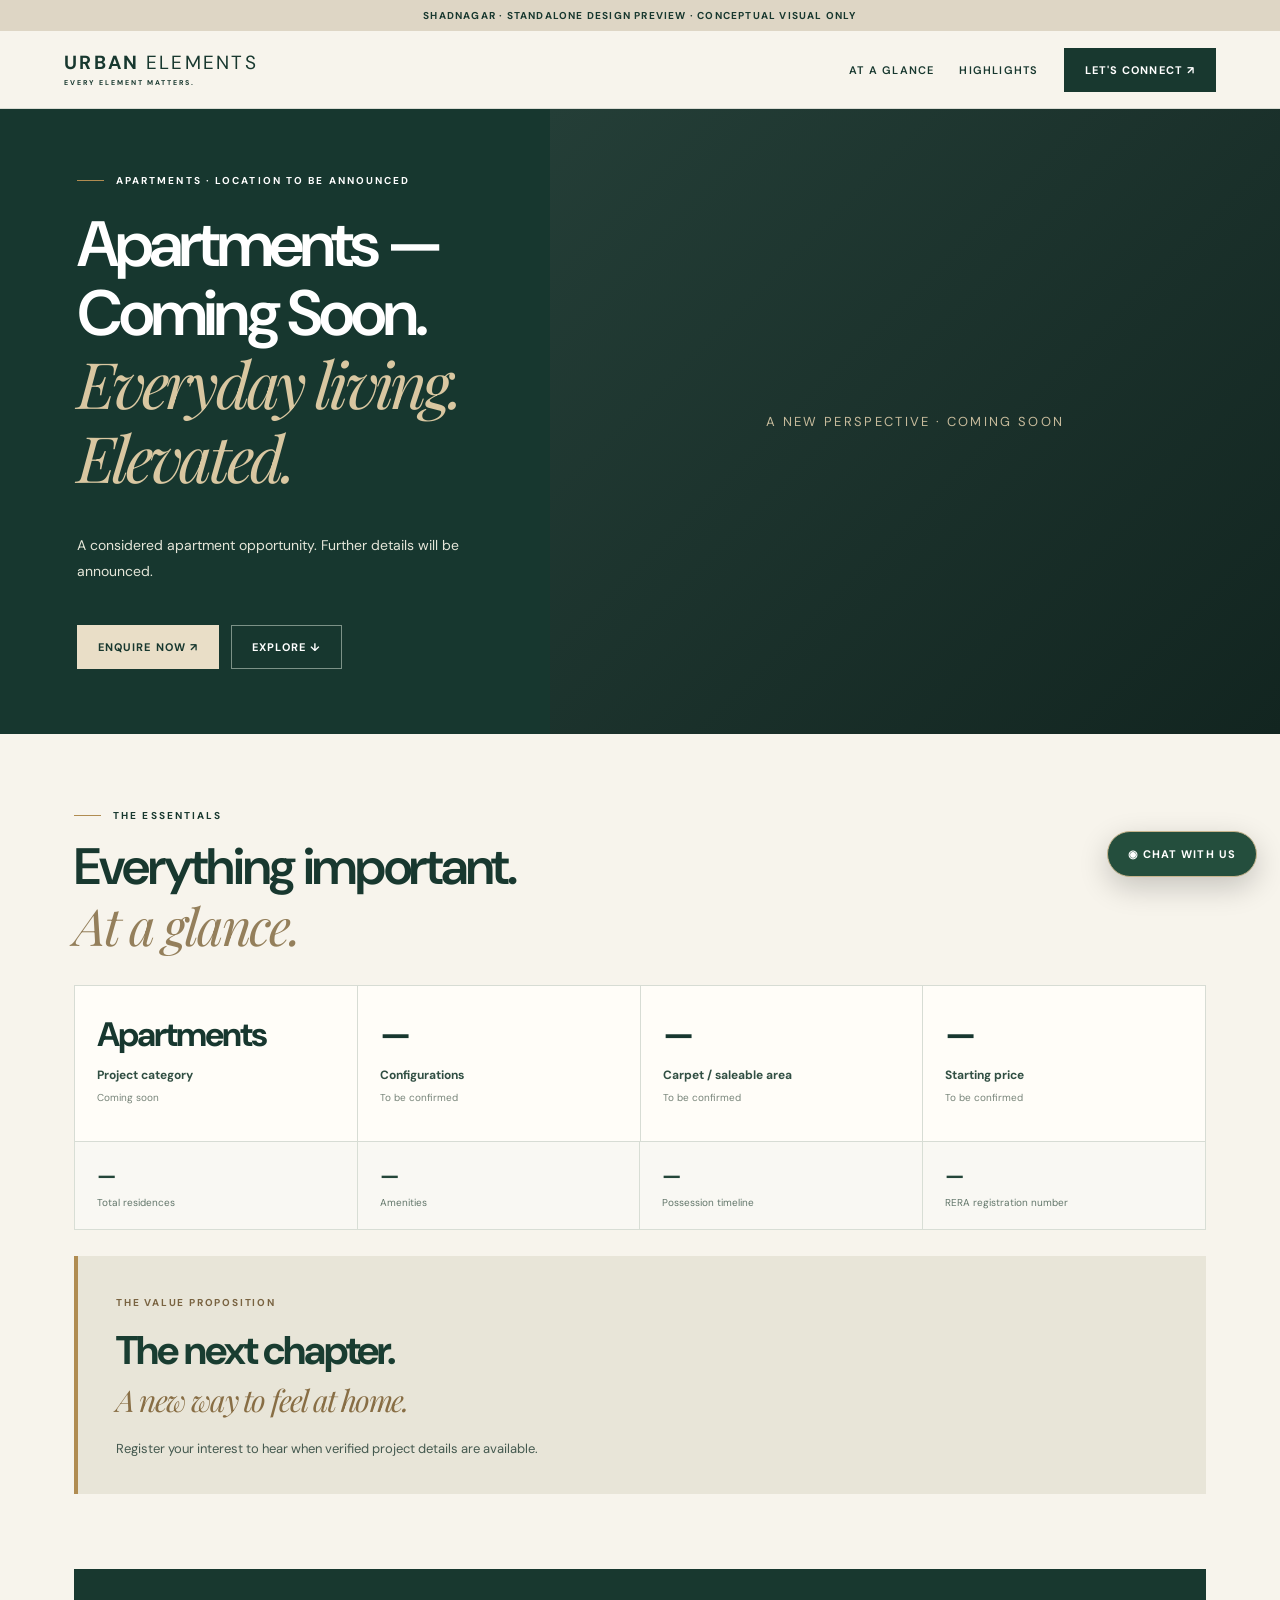
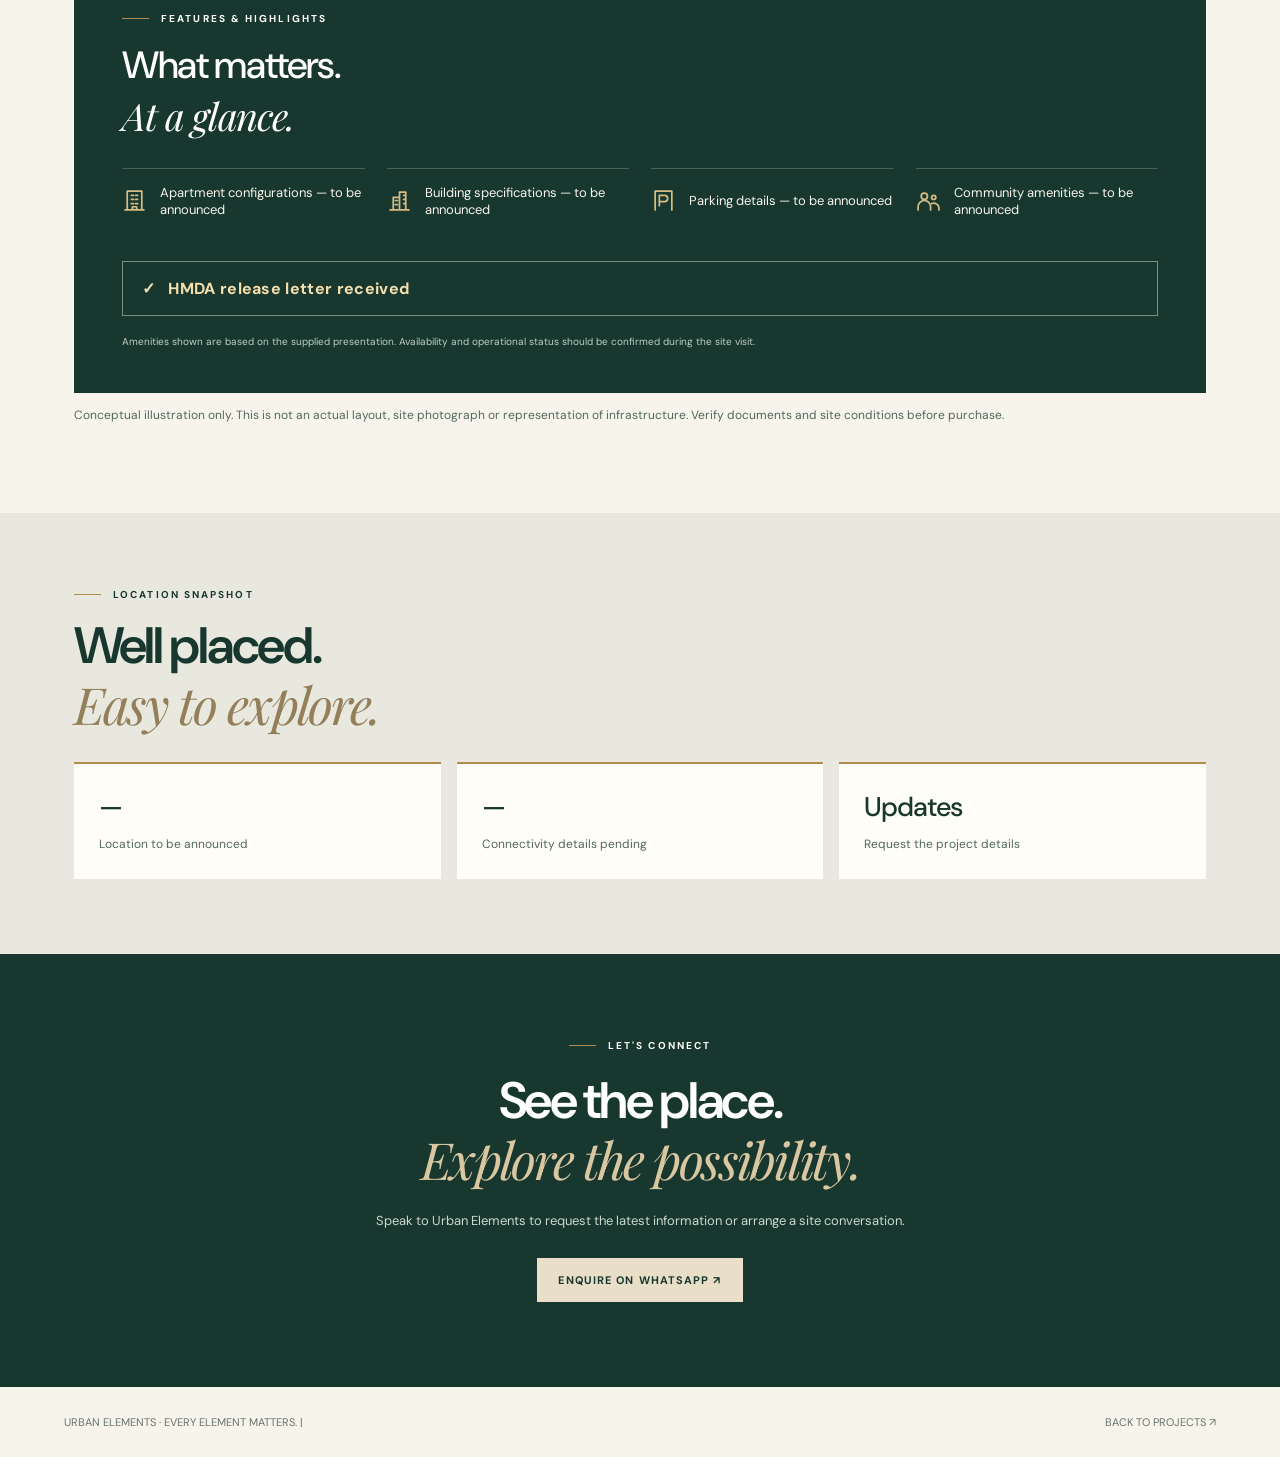
<file: apartments.html>
<!DOCTYPE html>

<html lang="en"><head><meta charset="utf-8"/><meta content="width=device-width,initial-scale=1" name="viewport"/><title>Apartments — Coming Soon | Urban Elements</title><link href="https://fonts.googleapis.com" rel="preconnect"/><link crossorigin="" href="https://fonts.gstatic.com" rel="preconnect"/><link href="https://fonts.googleapis.com/css2?family=DM+Sans:wght@400;500;600;700&amp;family=Playfair+Display:ital,wght@0,400;1,400;1,500&amp;display=swap" rel="stylesheet"/><style>
:root{--g:#172b27;--cream:#f7f4ec;--paper:#fffdf8;--gold:#ae986a;--muted:#66736b}*{box-sizing:border-box}html{scroll-behavior:smooth}body{margin:0;background:var(--cream);color:var(--g);font-family:'DM Sans',sans-serif;-webkit-font-smoothing:antialiased}button,input{font:inherit}button{cursor:pointer}a{text-decoration:none;color:inherit}em{font-family:'Playfair Display',serif;font-weight:400}header{height:78px;position:sticky;top:0;z-index:20;background:var(--cream);border-bottom:1px solid #d9dbd3;display:flex;justify-content:space-between;align-items:center;padding:0 5vw}.brand{font-weight:700;letter-spacing:.12em;font-size:19px;line-height:1.05}.brand span{font-weight:400}.brand small{display:block;font-size:7px;letter-spacing:.28em;margin-top:6px}.nav{display:flex;gap:25px;align-items:center;font-size:11px;letter-spacing:.11em;font-weight:600}.nav a:hover{color:var(--gold)}.btn{border:0;background:var(--g);color:white;padding:15px 21px;font-size:11px;font-weight:700;letter-spacing:.1em}.btn.light{background:#e9dec7;color:var(--g)}.banner{padding:9px;text-align:center;background:#ded6c5;font-size:10px;letter-spacing:.12em;font-weight:700}.hero{display:grid;grid-template-columns:43% 57%;background:var(--g);color:#fff;min-height:535px}.hero-copy{padding:65px 6vw;display:flex;flex-direction:column;justify-content:center}.eyebrow{font-size:10px;font-weight:700;letter-spacing:.21em;text-transform:uppercase;display:flex;align-items:center;gap:12px}.eyebrow:before{content:'';width:27px;height:1px;background:var(--gold)}h1{font-size:clamp(42px,5vw,72px);font-weight:500;line-height:1.08;letter-spacing:-.055em;margin:23px 0}h1 em{color:#d9c7a1}h2{font-size:clamp(32px,4vw,55px);font-weight:500;line-height:1.14;letter-spacing:-.045em;margin:16px 0 24px}h2 em{color:#947f5b}.hero-sub{font-size:13px;color:#d9e1db;line-height:1.8}.hero-actions{display:flex;gap:12px;flex-wrap:wrap;margin-top:27px}.outline{padding:14px 20px;border:1px solid #7c9287;font-size:11px;font-weight:700;letter-spacing:.1em}.hero-art{position:relative;min-height:430px}.hero-art img,.feature-art img{width:100%;height:100%;object-fit:cover;position:absolute;inset:0}.art-note{position:absolute;right:18px;bottom:18px;background:#172b27dc;color:white;padding:9px 12px;font-size:10px;letter-spacing:.07em}.wrap{max-width:1260px;padding:0 5vw;margin:auto}.section{padding:75px 0}.section-head{margin-bottom:26px}.micro{font-size:12px;color:var(--muted);line-height:1.7}.stats{display:grid;grid-template-columns:repeat(4,1fr);gap:1px;background:#d7dcd4;border:1px solid #d7dcd4}.stat{padding:29px 22px;background:var(--paper);min-height:155px}.stat strong{display:block;font-size:clamp(26px,3vw,43px);letter-spacing:-.055em;font-weight:500}.stat span{display:block;margin-top:12px;color:#5d6a62;font-size:11px;line-height:1.5}.stat small{display:block;margin-top:7px;font-size:9px;color:#94876f}.split{display:grid;grid-template-columns:1.12fr .88fr;gap:24px}.feature-art{min-height:395px;position:relative;background:#d3d8d0}.feature{background:var(--g);color:white;padding:40px;display:flex;flex-direction:column;justify-content:center}.feature h3{font-size:30px;letter-spacing:-.035em;font-weight:500;margin:15px 0 25px}.ticks{list-style:none;margin:0;padding:0}.ticks li{display:flex;gap:13px;border-top:1px solid #486056;padding:15px 0;font-size:13px}.ticks li:before{content:'↗';color:#d2bf96}.loc{background:#e9e8de}.loc-grid{display:grid;grid-template-columns:repeat(3,1fr);gap:16px}.loc-item{background:var(--paper);border-top:2px solid var(--gold);padding:25px}.loc-item strong{font-size:27px;font-weight:500;letter-spacing:-.04em}.loc-item p{font-size:12px;color:var(--muted);margin:11px 0 0;line-height:1.6}.close-section{background:var(--g);color:white;text-align:center;padding:85px 20px}.close-section h2{margin:20px auto 17px;max-width:750px}.close-section h2 em{color:#d9c7a1}.close-section p{font-size:13px;color:#cbd7d0;line-height:1.8;max-width:540px;margin:0 auto 25px}footer{padding:28px 5vw;display:flex;justify-content:space-between;gap:25px;color:#67746b;font-size:11px}.floating{position:fixed;right:23px;bottom:23px;z-index:30;border-radius:50px;border:1px solid #c7b58e;background:#244e3d;color:white;padding:15px 20px;font-size:11px;font-weight:700;letter-spacing:.1em;box-shadow:0 10px 30px #0003}.modal{position:fixed;inset:0;z-index:50;background:#10221caa;display:none;align-items:center;justify-content:center;padding:20px}.modal.open{display:flex}.dialog{background:var(--cream);width:min(450px,100%);padding:34px;position:relative}.dialog h3{font-size:33px;letter-spacing:-.05em;font-weight:500;margin:15px 0}.dialog p{font-size:13px;color:var(--muted)}.dialog label{display:block;margin:25px 0 8px;font-size:11px;font-weight:700}.dialog input{width:100%;padding:15px;background:white;border:1px solid #c5ccc2}.dialog .btn{width:100%;margin-top:18px}.x{position:absolute;right:14px;top:12px;border:0;background:none;font-size:25px}.feedback{font-size:11px;color:#8b5b45;min-height:18px;margin-top:12px}@media(max-width:850px){header{height:70px}.nav a{display:none}.hero{grid-template-columns:1fr}.hero-copy{padding:55px 6vw}.hero-art{min-height:330px}.section{padding:55px 0}.stats{grid-template-columns:repeat(2,1fr)}.split{grid-template-columns:1fr}.feature-art{min-height:300px}.loc-grid{grid-template-columns:1fr}}@media(max-width:480px){.brand{font-size:14px}.brand small{font-size:6px}.nav .btn{padding:12px;font-size:9px}.stat{padding:23px 15px}.stat strong{font-size:27px}.feature{padding:30px}.floating span{display:none}footer{flex-direction:column}}

/* Refined typographic system */
:root{--g:#18382f;--gold:#b08c51;--muted:#52685d}
h1{font-weight:600;letter-spacing:-.06em}h1 em,h2 em,.feature em{font-weight:400}h2{font-weight:600} .hero{grid-template-columns:43% 57%}.hero-copy{background:#17372f}.hero-sub{font-size:14px;color:#e5e6d9}
.stat{min-height:155px;padding:30px 22px}.stat strong{color:#17372f;font-weight:700;font-size:clamp(22px,2.65vw,36px);line-height:1.13;letter-spacing:-.06em}.stat strong small{font-size:12px;letter-spacing:.06em;color:#90764a;font-weight:700}.stat span{font-size:12px;color:#314f43;font-weight:700}.stat>small{font-size:10px;color:#778479}
.facts-foot{display:grid;grid-template-columns:repeat(4,1fr);border:1px solid #d8ded5;border-top:0;background:#f9f8f3}.facts-foot>div{padding:20px 22px;border-right:1px solid #d8ded5}.facts-foot>div:last-child{border-right:0}.facts-foot b{display:block;font-size:20px;letter-spacing:-.04em;color:#244639}.facts-foot span{font-size:10px;color:#62766a;display:block;margin-top:6px}
.value-statement{margin-top:26px;padding:34px 38px;background:#e8e5d8;border-left:4px solid var(--gold)}.value-statement>span{font-size:10px;letter-spacing:.18em;color:#796341;font-weight:700}.value-statement h3{font-size:clamp(25px,3.2vw,40px);letter-spacing:-.045em;line-height:1.2;margin:15px 0;color:#193d31}.value-statement h3 em{font-size:.75em;color:#886e45}.value-statement p{font-size:13px;line-height:1.8;color:#44594f;max-width:800px;margin:0}
.single-feature{grid-template-columns:1fr}.feature{padding:43px 48px}.feature h3{font-size:38px}.amenities{display:grid;grid-template-columns:repeat(4,1fr);gap:0 22px}.amenities>div{padding:15px 0;border-top:1px solid #486056;color:#c6ad78;font-size:13px;display:flex;gap:10px}.amenities span{color:#f3f3eb}.approval{margin-top:28px;border:1px solid #799080;padding:16px 19px;color:#f5dfad;font-weight:700;letter-spacing:.02em}.amenity-note{color:#c0cec4;font-size:10px;line-height:1.65;margin:18px 0 0}
.concept-visual{height:100%;min-height:530px;position:relative;overflow:hidden;background:repeating-linear-gradient(32deg,#a4b6a2 0 3px,#b8c7ae 3px 14px);isolation:isolate}.concept-visual:before{content:'';position:absolute;inset:0;background:linear-gradient(135deg,#c4d4b9,#8da891);opacity:.85}.concept-plots{position:absolute;left:10%;top:15%;width:80%;height:70%;display:grid;grid-template-columns:repeat(8,1fr);grid-template-rows:repeat(6,1fr);gap:5px;transform:rotate(-12deg);filter:drop-shadow(3px 7px 3px #1c493b33)}.concept-plots i{border:1px solid #f3edcf;background:linear-gradient(145deg,#e2d9b5,#bdcda5);box-shadow:inset 0 0 0 2px #ffffff55}.concept-plots i:nth-child(5n){background:#a6c0a1}.concept-road{position:absolute;background:#d5d0b9;border:2px solid #f3f0de;z-index:2;box-shadow:0 0 0 3px #789a79}.road-one{left:-15%;top:45%;width:130%;height:33px;transform:rotate(-12deg)}.road-two{left:47%;top:-10%;height:130%;width:33px;transform:rotate(-12deg)}.concept-green{position:absolute;z-index:3;background:radial-gradient(circle at 20% 30%,#477d58 0 9px,transparent 10px),radial-gradient(circle at 55% 65%,#477d58 0 12px,transparent 13px),#89aa7f;border:3px solid #f2e9ca;transform:rotate(-12deg)}.park-one{width:110px;height:90px;left:13%;top:58%}.park-two{width:105px;height:85px;right:11%;top:19%}.concept-label{position:absolute;top:22px;left:24px;z-index:5;background:#f7f3e8ed;padding:12px 14px;font-size:10px;font-weight:700;letter-spacing:.13em;color:#17372f}.concept-label span{color:#957a4e}.concept-caption{position:absolute;z-index:6;left:26px;bottom:48px;background:#17372feb;color:#fff;padding:22px 27px;font-size:25px;font-weight:600;letter-spacing:-.04em;line-height:1.2}.concept-caption em{color:#ddc99d}.concept-disclaimer{position:absolute;z-index:6;right:13px;bottom:11px;color:#19392c;background:#f7f3e8e8;padding:6px 9px;font-size:8px;letter-spacing:.08em;font-weight:700}
@media(max-width:850px){.hero{grid-template-columns:1fr}.concept-visual{min-height:340px}.amenities{grid-template-columns:repeat(2,1fr)}.facts-foot{grid-template-columns:repeat(2,1fr)}.facts-foot>div:nth-child(2){border-right:0}.facts-foot>div:nth-child(-n+2){border-bottom:1px solid #d8ded5}}
@media(max-width:480px){.amenities{grid-template-columns:1fr 1fr;gap:0 10px}.amenities>div{font-size:11px}.feature{padding:30px 22px}.feature h3{font-size:31px}.stat strong{font-size:23px}.value-statement{padding:25px 22px}.concept-caption{font-size:20px;left:12px}.concept-label{left:12px;top:12px;font-size:8px}}
.amenities>div{align-items:center;gap:13px;color:#e6d2a6}.amenity-icon{flex:none;width:25px;height:25px;color:#d7bd84}.amenities span{color:#f6f4eb}.hero-art img{display:block}.stat strong{overflow-wrap:anywhere}.facts-foot b{overflow-wrap:anywhere;font-size:clamp(16px,1.65vw,23px)}@media(max-width:480px){.amenity-icon{width:21px;height:21px}.amenities>div{gap:8px}}
.concept-placeholder{height:100%;min-height:360px;display:flex;align-items:center;justify-content:center;text-align:center;padding:40px;color:#c7bb9c;letter-spacing:.18em;font-size:13px;background:linear-gradient(135deg,#243e37,#122520)}.stat strong{overflow-wrap:anywhere}.facts-foot b{overflow-wrap:anywhere} .hero-art img{object-fit:cover} @media(max-width:650px){.concept-placeholder{min-height:260px}}</style><style>/* V28: keep project artwork completely visible and centered at every viewport. */
.hero-art:has(img){display:flex;align-items:center;justify-content:center;overflow:hidden;background:#19362e;min-height:430px;padding:20px;isolation:isolate}
.hero-art:has(img) img{position:relative;inset:auto;display:block;width:100%;height:auto;max-height:510px;object-fit:contain;object-position:center center;flex:0 1 auto;border-radius:2px;box-shadow:0 16px 42px rgba(0,0,0,.18)}
.hero-art:has(img) .art-note{z-index:2;right:18px;bottom:14px}
@media(max-width:850px){.hero-art:has(img){min-height:270px;padding:12px}.hero-art:has(img) img{max-height:380px}}
</style></head><body><div class="banner">SHADNAGAR · STANDALONE DESIGN PREVIEW · CONCEPTUAL VISUAL ONLY</div><header><a class="brand" href="index.html">URBAN <span>ELEMENTS</span><small>EVERY ELEMENT MATTERS.</small></a><nav class="nav"><a href="#facts">AT A GLANCE</a><a href="#highlights">HIGHLIGHTS</a><button class="btn" onclick="openEnquiry()">LET'S CONNECT ↗</button></nav></header><main id="top"><section class="hero"><div class="hero-copy"><div class="eyebrow">APARTMENTS · LOCATION TO BE ANNOUNCED</div><h1>Apartments — Coming Soon.<br/><em>Everyday living. Elevated.</em></h1><p class="hero-sub">A considered apartment opportunity. Further details will be announced.</p><div class="hero-actions"><button class="btn light" onclick="openEnquiry()">ENQUIRE NOW ↗</button><a class="outline" href="#facts">EXPLORE ↓</a></div></div><div class="hero-art empty-art"><div class="concept-placeholder">A NEW PERSPECTIVE · COMING SOON</div></div></section><section class="section" id="facts"><div class="wrap"><div class="section-head"><div class="eyebrow">THE ESSENTIALS</div><h2>Everything important.<br/><em>At a glance.</em></h2></div><div class="stats"><div class="stat"><strong>Apartments</strong><span>Project category</span><small>Coming soon</small></div><div class="stat"><strong>—</strong><span>Configurations</span><small>To be confirmed</small></div><div class="stat"><strong>—</strong><span>Carpet / saleable area</span><small>To be confirmed</small></div><div class="stat"><strong>—</strong><span>Starting price</span><small>To be confirmed</small></div></div><div class="facts-foot"><div><b>—</b><span>Total residences</span></div><div><b>—</b><span>Amenities</span></div><div><b>—</b><span>Possession timeline</span></div><div><b>—</b><span>RERA registration number</span></div></div><div class="value-statement"><span>THE VALUE PROPOSITION</span><h3>The next chapter.<br/><em>A new way to feel at home.</em></h3><p>Register your interest to hear when verified project details are available.</p></div></div></section><section class="section" id="highlights" style="padding-top:0"><div class="wrap"><div class="split single-feature"><div class="feature"><div class="eyebrow">FEATURES &amp; HIGHLIGHTS</div><h3>What matters.<br/><em>At a glance.</em></h3><div class="amenities"><div><svg aria-hidden="true" class="amenity-icon" fill="none" stroke="currentColor" stroke-linecap="round" stroke-linejoin="round" stroke-width="1.65" viewbox="0 0 24 24"><path d="M5 21V3h14v18M3 21h18M9 7h2m2 0h2M9 11h2m2 0h2M9 15h2m2 0h2M10 21v-3h4v3"></path></svg><span>Apartment configurations — to be announced</span></div><div><svg aria-hidden="true" class="amenity-icon" fill="none" stroke="currentColor" stroke-linecap="round" stroke-linejoin="round" stroke-width="1.65" viewbox="0 0 24 24"><path d="M3 21h18M6 21V9h6v12M12 21V4h6v17M8 12h2m-2 4h2m6-9h2m-2 4h2m-2 4h2"></path></svg><span>Building specifications — to be announced</span></div><div><svg aria-hidden="true" class="amenity-icon" fill="none" stroke="currentColor" stroke-linecap="round" stroke-linejoin="round" stroke-width="1.65" viewbox="0 0 24 24"><path d="M4 21V3h16v18M8 17V7h5a3 3 0 0 1 0 6H8"></path></svg><span>Parking details — to be announced</span></div><div><svg aria-hidden="true" class="amenity-icon" fill="none" stroke="currentColor" stroke-linecap="round" stroke-linejoin="round" stroke-width="1.65" viewbox="0 0 24 24"><circle cx="8" cy="8" r="3"></circle><circle cx="17" cy="9" r="2"></circle><path d="M2 21v-3a6 6 0 0 1 12 0v3M15 15a5 5 0 0 1 7 5v1"></path></svg><span>Community amenities — to be announced</span></div></div><div class="approval">✓   HMDA release letter received</div><p class="amenity-note">Amenities shown are based on the supplied presentation. Availability and operational status should be confirmed during the site visit.</p></div></div><p class="micro">Conceptual illustration only. This is not an actual layout, site photograph or representation of infrastructure. Verify documents and site conditions before purchase.</p></div></section><section class="section loc"><div class="wrap"><div class="eyebrow">LOCATION SNAPSHOT</div><h2>Well placed.<br/><em>Easy to explore.</em></h2><div class="loc-grid"><div class="loc-item"><strong>—</strong><p>Location to be announced</p></div><div class="loc-item"><strong>—</strong><p>Connectivity details pending</p></div><div class="loc-item"><strong>Updates</strong><p>Request the project details</p></div></div></div></section><section class="close-section"><div class="eyebrow" style="justify-content:center">LET'S CONNECT</div><h2>See the place.<br/><em>Explore the possibility.</em></h2><p>Speak to Urban Elements to request the latest information or arrange a site conversation.</p><button class="btn light" onclick="openEnquiry()">ENQUIRE ON WHATSAPP ↗</button></section></main><footer>URBAN ELEMENTS · EVERY ELEMENT MATTERS.  |  <a href="index.html#projects">BACK TO PROJECTS ↗</a></footer><button aria-label="Open WhatsApp enquiry" class="floating" onclick="openEnquiry()">◉ <span>CHAT WITH US</span></button><div aria-labelledby="modalTitle" aria-modal="true" class="modal" id="modal" role="dialog"><div class="dialog"><button aria-label="Close" class="x" onclick="closeEnquiry()">×</button><div class="eyebrow">URBAN ELEMENTS</div><h3 id="modalTitle">Let’s talk <em>Location to be announced.</em></h3><p>Selected project: <strong>Apartments — Coming Soon</strong></p><label for="customerName">WHAT SHOULD WE CALL YOU?</label><input autocomplete="name" id="customerName" placeholder="Your name" required=""/><button class="btn" onclick="continueEnquiry()">CONTINUE ON WHATSAPP ↗</button><div aria-live="polite" class="feedback" id="feedback"></div></div></div><script>const WHATSAPP_NUMBER='919390876834';function openEnquiry(){document.getElementById('modal').classList.add('open');document.getElementById('feedback').textContent='';setTimeout(()=>document.getElementById('customerName').focus(),70)}function closeEnquiry(){document.getElementById('modal').classList.remove('open')}document.getElementById('modal').addEventListener('click',e=>{if(e.target.id==='modal')closeEnquiry()});document.addEventListener('keydown',e=>{if(e.key==='Escape')closeEnquiry()});document.getElementById('customerName').addEventListener('keydown',e=>{if(e.key==='Enter')continueEnquiry()});function continueEnquiry(){const name=document.getElementById('customerName').value.trim(),feedback=document.getElementById('feedback');if(!name){feedback.textContent='Please enter your name to continue.';return}const msg=`Hello Urban Elements!
My name is ${name}.
I'm interested in Apartments - Coming Soon.
Please share the project details.

Enquiry Source: Urban Elements — Apartments — Coming Soon Project Page`;if(!WHATSAPP_NUMBER){feedback.textContent='Preview ready. Add your WhatsApp Business number to activate messaging.';return}window.open('https://wa.me/'+WHATSAPP_NUMBER+'?text='+encodeURIComponent(msg),'_blank','noopener,noreferrer')}</script></body></html>
</file>
